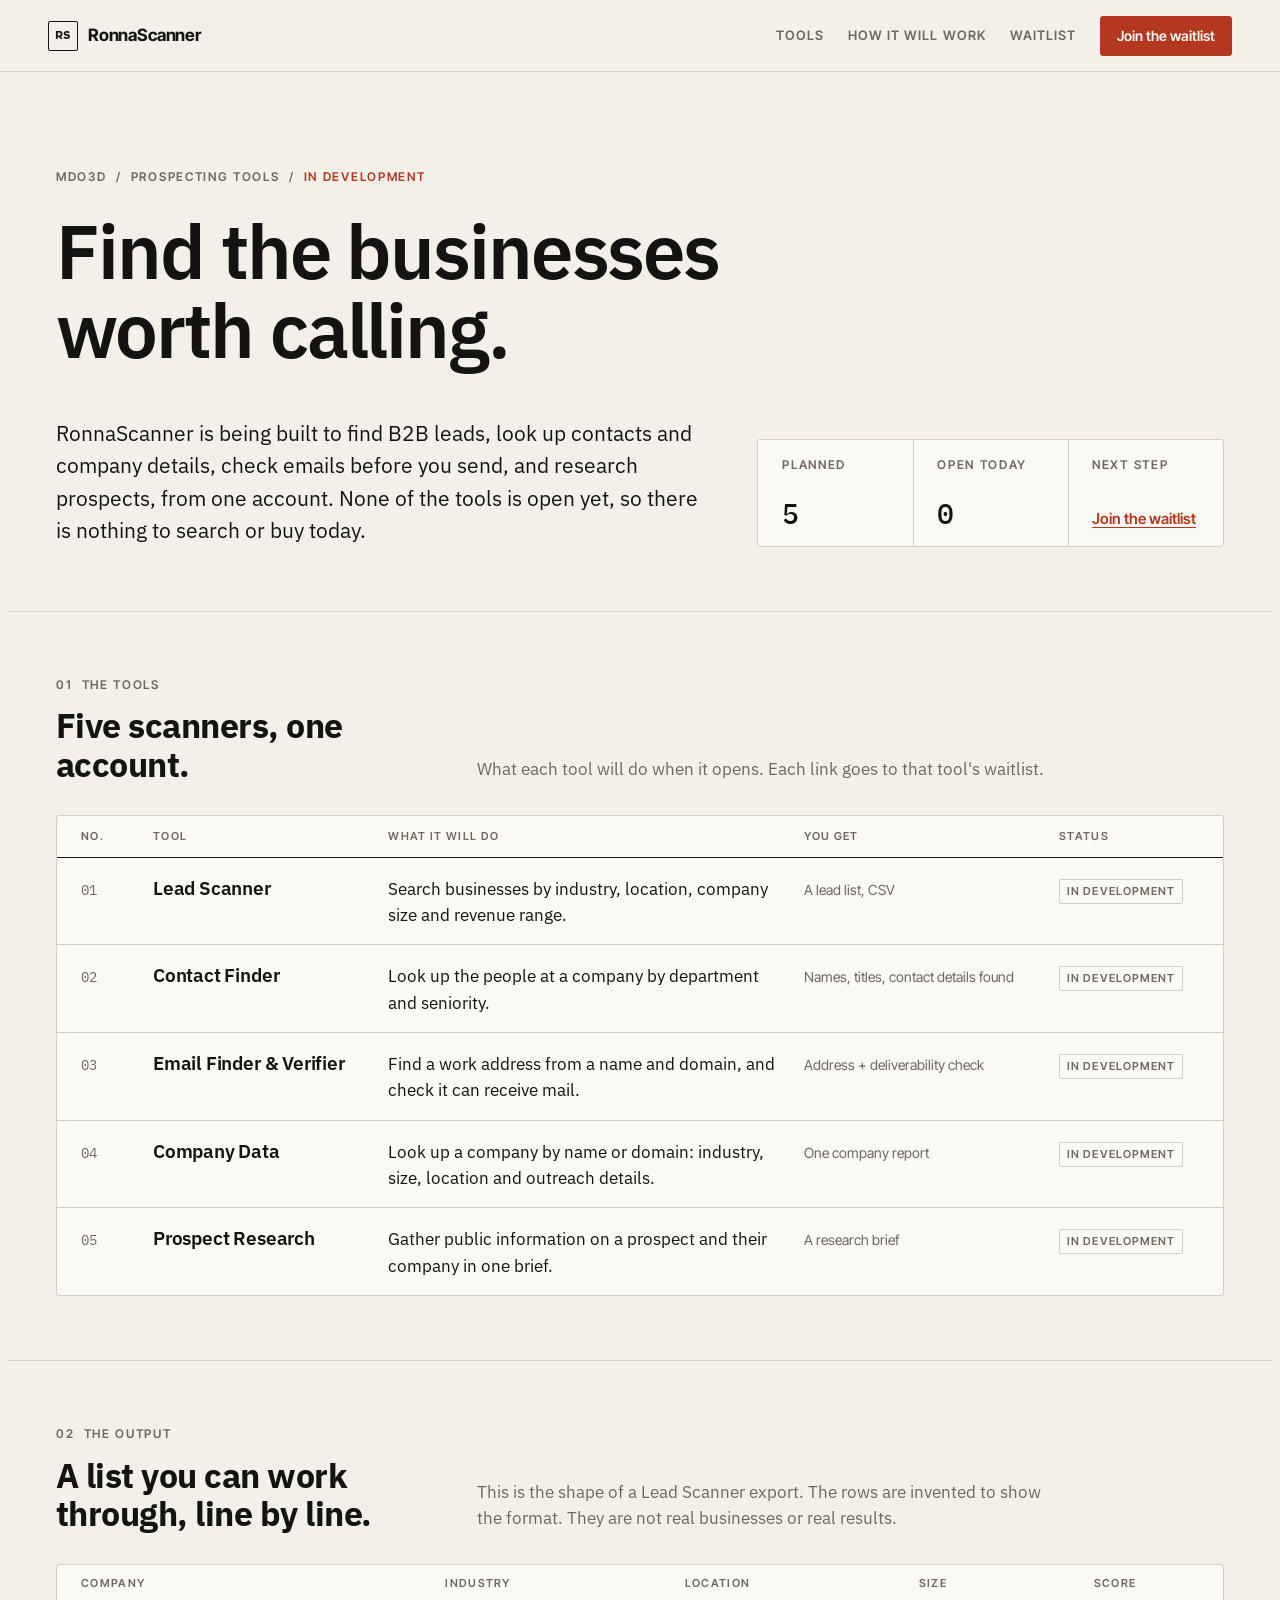
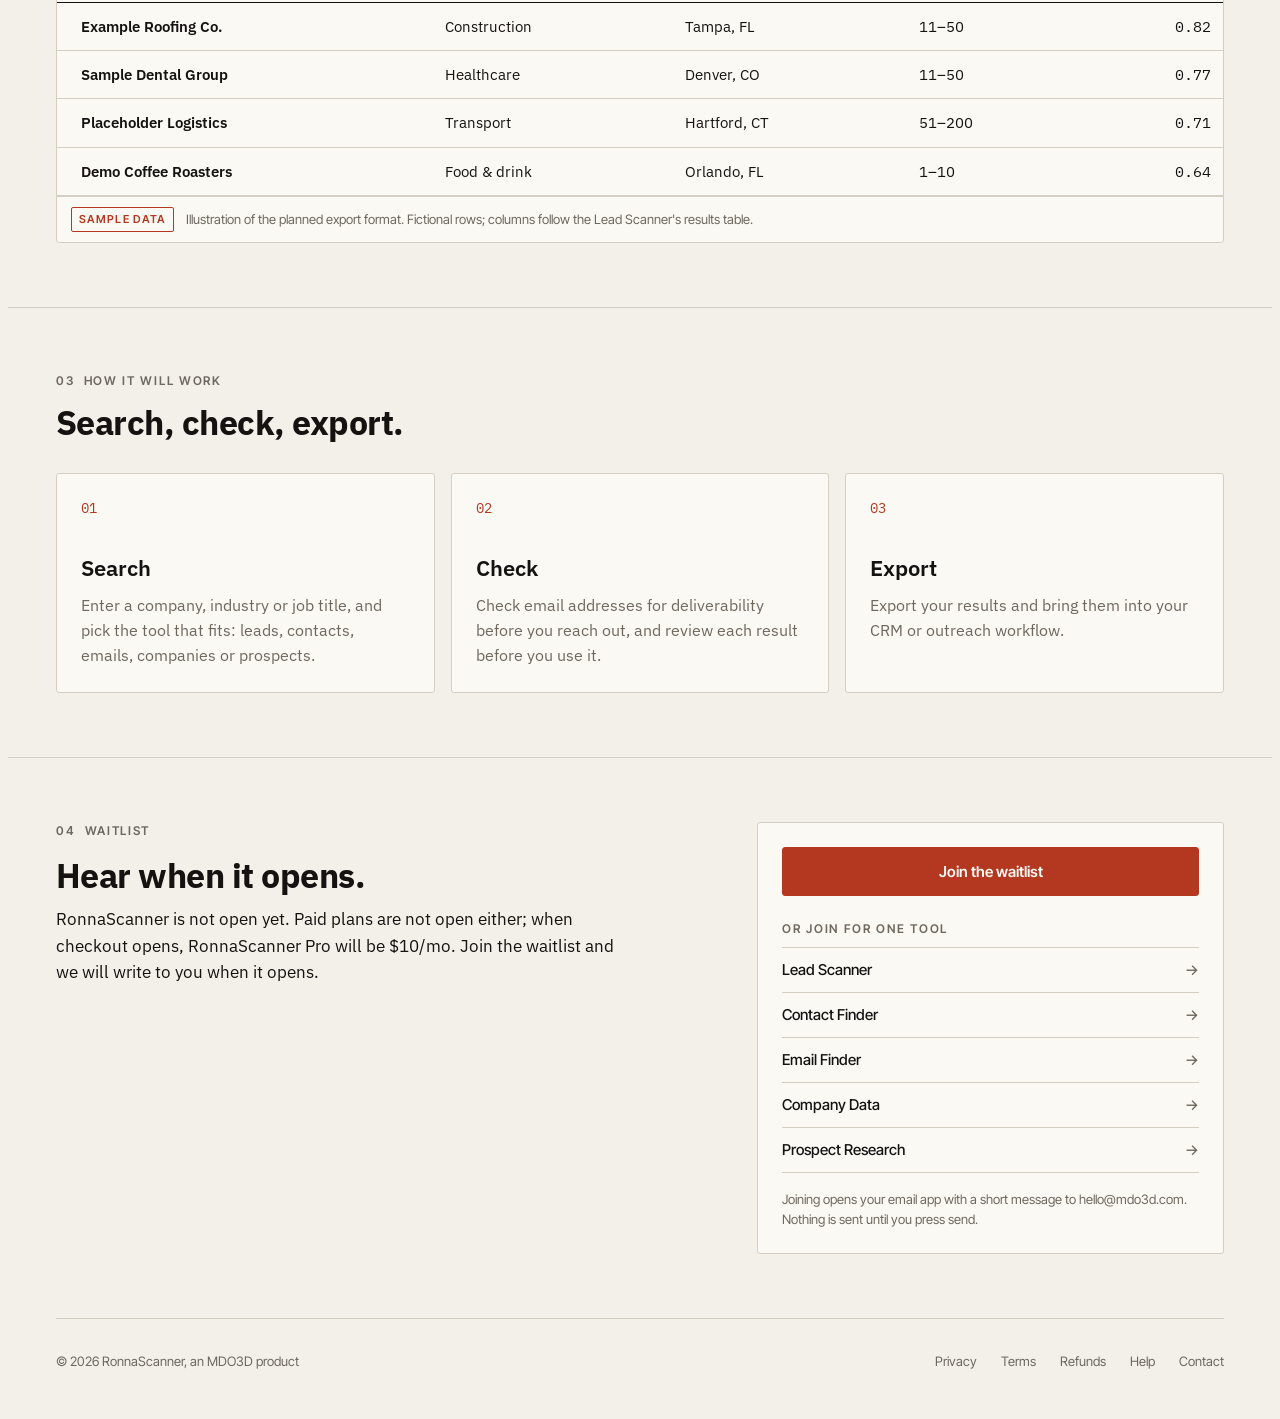
<file: index.html>
<!DOCTYPE html>
<html lang="en">
<head>
<meta charset="utf-8">
<!-- SEO:BEGIN -->
<title>RonnaScanner — B2B Lead Generation &amp; Prospecting</title>
<meta name="description" content="RonnaScanner is five B2B prospecting tools in development at MDO3D: leads, contacts, emails, companies and prospect research. None is open yet. Join the waitlist.">
<meta name="keywords" content="lead generation, B2B leads, contact finder, email finder, company database, sales prospecting">
<meta name="robots" content="index, follow">
<link rel="canonical" href="https://ronnascanner.com/">
<meta name="theme-color" content="#F3F0E9">
<meta property="og:type" content="website">
<meta property="og:site_name" content="RonnaScanner">
<meta property="og:title" content="RonnaScanner — B2B Lead Generation &amp; Prospecting">
<meta property="og:description" content="RonnaScanner is five B2B prospecting tools in development at MDO3D: leads, contacts, emails, companies and prospect research. None is open yet. Join the waitlist.">
<meta property="og:url" content="https://ronnascanner.com/">
<meta property="og:image" content="https://ronnascanner.com/og-image.png">
<meta property="og:image:type" content="image/png">
<meta property="og:image:width" content="1200">
<meta property="og:image:height" content="630">
<meta property="og:image:alt" content="RonnaScanner — B2B Lead Generation">
<meta property="og:locale" content="en_US">
<meta name="twitter:card" content="summary_large_image">
<meta name="twitter:title" content="RonnaScanner — B2B Lead Generation &amp; Prospecting">
<meta name="twitter:description" content="RonnaScanner is five B2B prospecting tools in development at MDO3D: leads, contacts, emails, companies and prospect research. None is open yet. Join the waitlist.">
<meta name="twitter:image" content="https://ronnascanner.com/og-image.png">
<meta name="twitter:image:alt" content="RonnaScanner — B2B Lead Generation">
<link rel="icon" href="/favicon.ico" sizes="32x32">
<link rel="icon" href="/favicon.svg" type="image/svg+xml">
<link rel="apple-touch-icon" href="/apple-touch-icon.png">
<link rel="manifest" href="/site.webmanifest">
<script type="application/ld+json">{"@context":"https://schema.org","@graph":[{"@type":"Organization","name":"RonnaScanner","url":"https://ronnascanner.com/","logo":"https://ronnascanner.com/icon-512.png","parentOrganization":{"@type":"Organization","name":"MDO3D","url":"https://mdo3d.com/"}},{"@type":"WebSite","name":"RonnaScanner","url":"https://ronnascanner.com/"}]}</script>
<!-- SEO:END -->
    <meta name="viewport" content="width=device-width, initial-scale=1.0">
    <meta name="author" content="RonnaScanner">
    <meta name="twitter:site" content="@ronnascanner">
    <link rel="preconnect" href="https://fonts.googleapis.com">
    <link rel="preconnect" href="https://fonts.gstatic.com" crossorigin>
    <link href="https://fonts.googleapis.com/css2?family=Inter+Tight:wght@500;600;700&amp;family=IBM+Plex+Sans:wght@400;500;600;700&amp;family=IBM+Plex+Mono:wght@400;500&amp;display=swap" rel="stylesheet">
    <link rel="stylesheet" href="/css/ronna-brand.css">
    <link rel="stylesheet" href="/css/ronna.css">
    <script src="/js/consent.js" defer></script>
</head>
<body class="rs ronna">
<a class="skip-link" href="#main-content">Skip to content</a>

<nav class="mdo-hdr rs-hdr" aria-label="Main">
    <a class="mark" href="/" aria-label="RonnaScanner home">
        <span class="rs-mark" aria-hidden="true">RS</span>
        <span>RonnaScanner</span>
    </a>
    <button class="nav-toggle" type="button" aria-label="Open menu" aria-expanded="false" aria-controls="nav-links">&#9776;</button>
    <div class="nav-links" id="nav-links">
        <a href="#tools">Tools</a>
        <a href="#how">How it will work</a>
        <a href="#waitlist">Waitlist</a>
        <a href="#waitlist" class="btn">Join the waitlist</a>
    </div>
</nav>

<main id="main-content">

    <section class="wrap rs-hero" aria-labelledby="hero-title">
        <p class="label">MDO3D &nbsp;/&nbsp; Prospecting tools &nbsp;/&nbsp; <span class="rs-status-word">In development</span></p>
        <h1 id="hero-title" class="display">Find the businesses worth&nbsp;calling.</h1>
        <div class="rs-hero-foot">
            <p class="lead">RonnaScanner is being built to find B2B leads, look up contacts and company details, check emails before you send, and research prospects, from one account. None of the tools is open yet, so there is nothing to search or buy today.</p>
            <dl class="rs-status box" aria-label="Status today">
                <div><dt class="label">Planned</dt><dd class="num">5</dd></div>
                <div><dt class="label">Open today</dt><dd class="num">0</dd></div>
                <div><dt class="label">Next step</dt><dd><a href="#waitlist">Join the waitlist</a></dd></div>
            </dl>
        </div>
    </section>

    <section class="wrap rs-section" id="tools" aria-labelledby="tools-title">
        <header class="rs-section-head">
            <p class="label">01 &nbsp;The tools</p>
            <h2 id="tools-title">Five scanners, one account.</h2>
            <p class="rs-section-note">What each tool will do when it opens. Each link goes to that tool's waitlist.</p>
        </header>
        <div class="rs-index box" role="table" aria-label="RonnaScanner tools">
            <div class="rs-row rs-row-head" role="row">
                <span role="columnheader">No.</span>
                <span role="columnheader">Tool</span>
                <span role="columnheader">What it will do</span>
                <span role="columnheader">You get</span>
                <span role="columnheader">Status</span>
            </div>
            <a class="rs-row" role="row" href="https://leads.ronnascanner.com/#waitlist">
                <span class="num" role="cell">01</span>
                <span class="rs-tool" role="cell">Lead Scanner</span>
                <span role="cell">Search businesses by industry, location, company size and revenue range.</span>
                <span role="cell" class="rs-out">A lead list, CSV</span>
                <span role="cell"><span class="tag">In development</span></span>
            </a>
            <a class="rs-row" role="row" href="https://contacts.ronnascanner.com/#waitlist">
                <span class="num" role="cell">02</span>
                <span class="rs-tool" role="cell">Contact Finder</span>
                <span role="cell">Look up the people at a company by department and seniority.</span>
                <span role="cell" class="rs-out">Names, titles, contact details found</span>
                <span role="cell"><span class="tag">In development</span></span>
            </a>
            <a class="rs-row" role="row" href="https://emails.ronnascanner.com/#waitlist">
                <span class="num" role="cell">03</span>
                <span class="rs-tool" role="cell">Email Finder &amp; Verifier</span>
                <span role="cell">Find a work address from a name and domain, and check it can receive mail.</span>
                <span role="cell" class="rs-out">Address + deliverability check</span>
                <span role="cell"><span class="tag">In development</span></span>
            </a>
            <a class="rs-row" role="row" href="https://companies.ronnascanner.com/#waitlist">
                <span class="num" role="cell">04</span>
                <span class="rs-tool" role="cell">Company Data</span>
                <span role="cell">Look up a company by name or domain: industry, size, location and outreach details.</span>
                <span role="cell" class="rs-out">One company report</span>
                <span role="cell"><span class="tag">In development</span></span>
            </a>
            <a class="rs-row" role="row" href="https://prospects.ronnascanner.com/#waitlist">
                <span class="num" role="cell">05</span>
                <span class="rs-tool" role="cell">Prospect Research</span>
                <span role="cell">Gather public information on a prospect and their company in one brief.</span>
                <span role="cell" class="rs-out">A research brief</span>
                <span role="cell"><span class="tag">In development</span></span>
            </a>
        </div>
    </section>

    <section class="wrap rs-section rs-split" aria-labelledby="sample-title">
        <header class="rs-section-head">
            <p class="label">02 &nbsp;The output</p>
            <h2 id="sample-title">A list you can work through, line by line.</h2>
            <p class="rs-section-note">This is the shape of a Lead Scanner export. The rows are invented to show the format. They are not real businesses or real results.</p>
        </header>
        <figure class="frame rs-sample">
            <div class="rs-sample-scroll">
                <table class="t">
                    <thead><tr><th>Company</th><th>Industry</th><th>Location</th><th>Size</th><th class="n">Score</th></tr></thead>
                    <tbody>
                        <tr><td>Example Roofing Co.</td><td>Construction</td><td>Tampa, FL</td><td>11–50</td><td class="n">0.82</td></tr>
                        <tr><td>Sample Dental Group</td><td>Healthcare</td><td>Denver, CO</td><td>11–50</td><td class="n">0.77</td></tr>
                        <tr><td>Placeholder Logistics</td><td>Transport</td><td>Hartford, CT</td><td>51–200</td><td class="n">0.71</td></tr>
                        <tr><td>Demo Coffee Roasters</td><td>Food &amp; drink</td><td>Orlando, FL</td><td>1–10</td><td class="n">0.64</td></tr>
                    </tbody>
                </table>
            </div>
            <figcaption><span class="tag rs-tag-sample">Sample data</span> Illustration of the planned export format. Fictional rows; columns follow the Lead Scanner's results table.</figcaption>
        </figure>
    </section>

    <section class="wrap rs-section" id="how" aria-labelledby="how-title">
        <header class="rs-section-head">
            <p class="label">03 &nbsp;How it will work</p>
            <h2 id="how-title">Search, check, export.</h2>
        </header>
        <ol class="rs-steps">
            <li class="box"><span class="num">01</span><h3>Search</h3><p>Enter a company, industry or job title, and pick the tool that fits: leads, contacts, emails, companies or prospects.</p></li>
            <li class="box"><span class="num">02</span><h3>Check</h3><p>Check email addresses for deliverability before you reach out, and review each result before you use it.</p></li>
            <li class="box"><span class="num">03</span><h3>Export</h3><p>Export your results and bring them into your CRM or outreach workflow.</p></li>
        </ol>
    </section>

    <section class="wrap rs-section rs-cta" id="waitlist" aria-labelledby="wait-title">
        <div class="rs-cta-copy">
            <p class="label">04 &nbsp;Waitlist</p>
            <h2 id="wait-title">Hear when it opens.</h2>
            <p>RonnaScanner is not open yet. Paid plans are not open either; when checkout opens, RonnaScanner Pro will be $10/mo. Join the waitlist and we will write to you when it opens.</p>
        </div>
        <div class="rs-cta-act box">
            <a href="https://leads.ronnascanner.com/#waitlist" class="btn">Join the waitlist</a>
            <p class="rs-cta-or label">Or join for one tool</p>
            <ul class="rs-cta-tools">
                <li><a href="https://leads.ronnascanner.com/#waitlist">Lead Scanner</a></li>
                <li><a href="https://contacts.ronnascanner.com/#waitlist">Contact Finder</a></li>
                <li><a href="https://emails.ronnascanner.com/#waitlist">Email Finder</a></li>
                <li><a href="https://companies.ronnascanner.com/#waitlist">Company Data</a></li>
                <li><a href="https://prospects.ronnascanner.com/#waitlist">Prospect Research</a></li>
            </ul>
            <p class="rs-cta-note">Joining opens your email app with a short message to hello@mdo3d.com. Nothing is sent until you press send.</p>
        </div>
    </section>

</main>

<footer class="wrap">
    <div class="mdo-ftr">
        <span>&copy; 2026 RonnaScanner, an <a href="https://mdo3d.com">MDO3D</a> product</span>
        <span class="rs-legal"><a href="/privacy">Privacy</a><a href="/terms">Terms</a><a href="/refund">Refunds</a><a href="/help">Help</a><a href="/contact">Contact</a></span>
    </div>
</footer>
<script src="/js/site.js" defer></script>
</body>
</html>
</file>
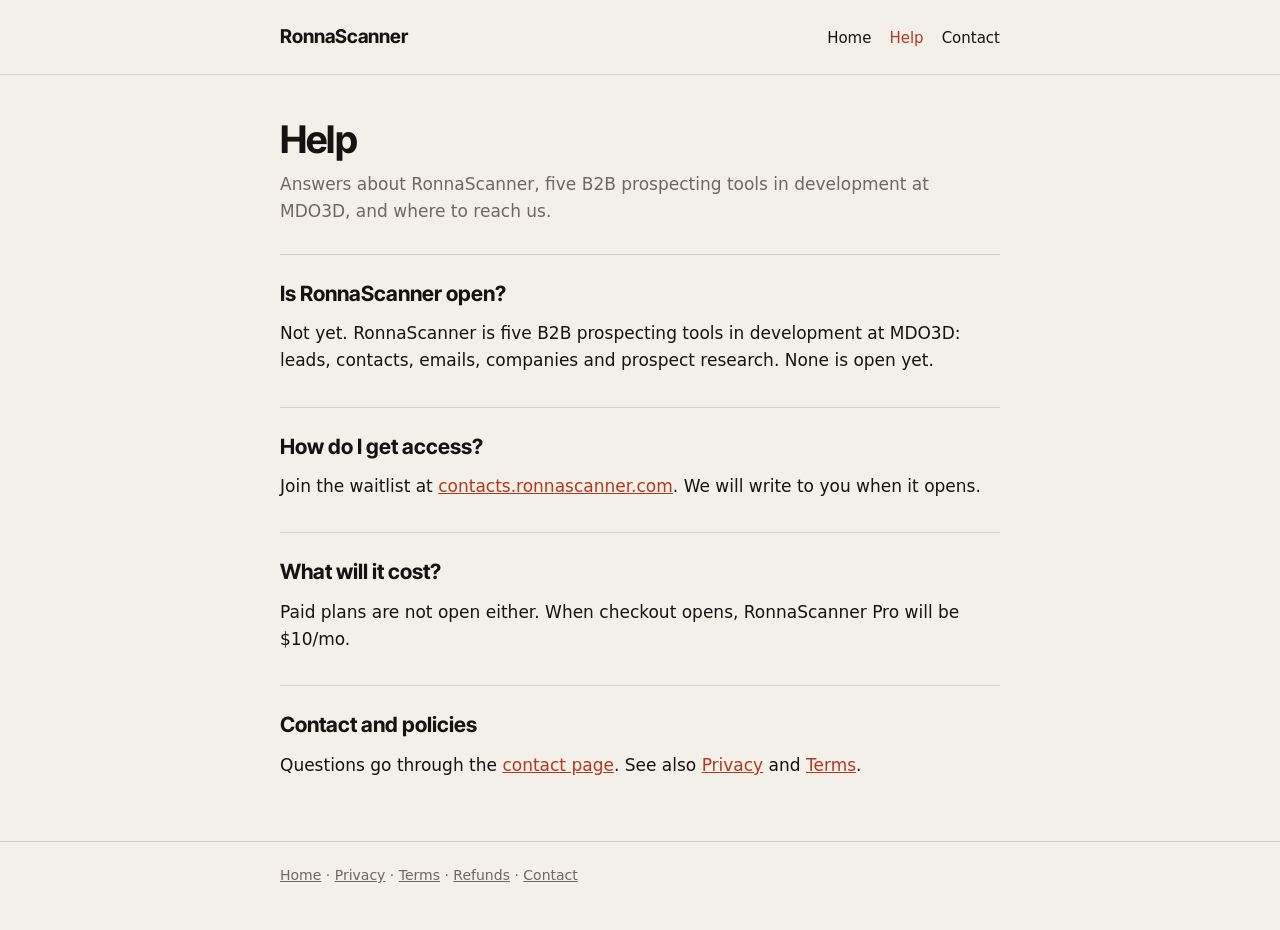
<file: help.html>
<!DOCTYPE html>
<html lang="en">
<head>
<meta charset="utf-8">
<meta name="viewport" content="width=device-width, initial-scale=1">
<title>Help — RonnaScanner</title>
<meta name="description" content="Answers about RonnaScanner, five B2B prospecting tools in development at MDO3D, and where to reach us.">
<meta name="robots" content="index, follow">
<link rel="canonical" href="https://ronnascanner.com/help">
<link rel="icon" href="/favicon.svg" type="image/svg+xml">
<link href="https://fonts.googleapis.com/css2?family=Inter+Tight:wght@500;600;700&family=IBM+Plex+Mono:wght@400;500&display=swap" rel="stylesheet">
<style>
:root{--bg:#F3F0E9;--fg:#141311;--mute:#6E685F;--rule:#D5CFC3;--accent:#B4381F}
*{box-sizing:border-box;margin:0;padding:0}
html{background:var(--bg)}
body{background:var(--bg);color:var(--fg);font-family:system-ui,-apple-system,"Segoe UI",Roboto,sans-serif;font-size:17px;line-height:1.6}
a{color:var(--accent)}
:focus-visible{outline:2px solid var(--accent);outline-offset:2px}
.wrap{max-width:760px;margin:0 auto;padding:0 20px}
header{border-bottom:1px solid var(--rule);padding:22px 0}
header .wrap{display:flex;align-items:center;justify-content:space-between;gap:16px;flex-wrap:wrap}
header nav a{margin-left:18px;font-size:15px;color:var(--fg);text-decoration:none}
header nav a:hover,header nav a[aria-current]{color:var(--accent)}
header a.brand{font-family:"Inter Tight",system-ui,-apple-system,sans-serif;font-weight:700;font-size:19px;color:var(--fg);text-decoration:none}
h1{font-family:"Inter Tight",system-ui,-apple-system,sans-serif;font-size:38px;line-height:1.1;margin:44px 0 10px;letter-spacing:-.02em}
.lead{color:var(--mute);margin-bottom:28px}
section{border-top:1px solid var(--rule);padding:22px 0}
h2{font-family:"Inter Tight",system-ui,-apple-system,sans-serif;font-size:21px;margin-bottom:10px}
p,ul{margin-bottom:10px}
ul{padding-left:1.2em}
li{margin-bottom:4px}
footer{border-top:1px solid var(--rule);margin-top:30px;padding:22px 0 44px;color:var(--mute);font-size:14px}
footer a{color:var(--mute)}
@media (max-width:640px){h1{font-size:30px}}
</style>
</head>
<body>
<header><div class="wrap"><a class="brand" href="/">RonnaScanner</a><nav aria-label="Main"><a href="/">Home</a><a href="/help" aria-current="page">Help</a><a href="/contact">Contact</a></nav></div></header>
<main class="wrap" id="main">
<h1>Help</h1>
<p class="lead">Answers about RonnaScanner, five B2B prospecting tools in development at MDO3D, and where to reach us.</p>
<section><h2>Is RonnaScanner open?</h2><p>Not yet. RonnaScanner is five B2B prospecting tools in development at MDO3D: leads, contacts, emails, companies and prospect research. None is open yet.</p></section><section><h2>How do I get access?</h2><p>Join the waitlist at <a href="https://contacts.ronnascanner.com/#waitlist">contacts.ronnascanner.com</a>. We will write to you when it opens.</p></section><section><h2>What will it cost?</h2><p>Paid plans are not open either. When checkout opens, RonnaScanner Pro will be $10/mo.</p></section><section><h2>Contact and policies</h2><p>Questions go through the <a href="/contact">contact page</a>. See also <a href="/privacy">Privacy</a> and <a href="/terms">Terms</a>.</p></section>
</main>
<footer><div class="wrap"><a href="/">Home</a> · <a href="/privacy">Privacy</a> · <a href="/terms">Terms</a> · <a href="/refund">Refunds</a> · <a href="/contact">Contact</a></div></footer>
</body>
</html>
</file>
<file: css/ronna-brand.css>
/* Ronna identity (2026-10-16). Ronna keeps its own identity, separate from the MDO family tokens
   (Principal review 10-16: "i dont think it needs to be continuous with ronna scanner").
   Values unchanged from the brand pass: paper, ink, one red accent, IBM Plex. Body class: "rs ronna".
   Rules: radius <= 4px, no pills, no one-sided accent borders, no emoji icons, hairline rules. */

:root{
  --ui:"Inter Tight",system-ui,-apple-system,sans-serif;
  --mono:"IBM Plex Mono",ui-monospace,SFMono-Regular,monospace;
  --r-sm:2px; --r-md:3px; --r-lg:4px;
  --maxw:1264px; --gutter:48px; --hdr-h:72px;
  --s1:4px;--s2:8px;--s3:12px;--s4:16px;--s5:24px;--s6:32px;--s7:48px;--s8:64px;--s9:96px;
  --t-label:12px;--t-small:14px;--t-body:17px;--t-lead:21px;--t-h3:22px;--t-h2:34px;--t-h1:56px;--t-display:76px;
  --ease:cubic-bezier(.2,.7,.2,1);
}
@media (max-width:720px){ :root{ --gutter:16px; --t-h2:26px; --t-h1:38px; --t-display:46px; --t-lead:19px; } }

.ronna    { --bg:#F3F0E9; --fg:#141311; --mute:#6E685F; --rule:#D5CFC3; --surface:#FBF9F4; --accent:#B4381F; --on-accent:#FBF9F4; --ok:#2F6B3E; --warn:#9A6A12; --display:"IBM Plex Sans","Inter Tight",sans-serif; --body:"IBM Plex Sans",system-ui,sans-serif; }
.ronna.dark{ --bg:#111111; --fg:#ECE8E1; --mute:#8D877E; --rule:#2B2A28; --surface:#181816; --accent:#D9483B; --on-accent:#111111; --ok:#5FA36F; --warn:#D4A23A; }

/* base */
.rs{background:var(--bg);color:var(--fg);font-family:var(--body);font-size:var(--t-body);line-height:1.55;-webkit-font-smoothing:antialiased}
.rs .wrap{max-width:var(--maxw);margin:0 auto;padding:0 var(--gutter)}
.rs .label{font-family:var(--ui);font-size:var(--t-label);font-weight:600;letter-spacing:.14em;text-transform:uppercase;color:var(--mute)}
.rs .display{font-family:var(--display);font-size:var(--t-display);line-height:1.04;letter-spacing:-.025em;font-weight:600}
.rs h1{font-family:var(--display);font-size:var(--t-h1);line-height:1.08;letter-spacing:-.02em}
.rs h2{font-family:var(--display);font-size:var(--t-h2);line-height:1.12;letter-spacing:-.015em}
.rs .lead{font-size:var(--t-lead);color:var(--fg);max-width:36em}
.rs .num{font-family:var(--mono);font-variant-numeric:tabular-nums}
.rs :focus-visible{outline:2px solid var(--accent);outline-offset:2px}

/* header / footer: identical structure on every MDO site */
.mdo-hdr{display:flex;align-items:center;justify-content:space-between;min-height:var(--hdr-h);border-bottom:1px solid var(--rule);gap:var(--s5)}
.mdo-hdr .mark{display:flex;align-items:center;gap:10px;font-family:var(--ui);font-weight:700;font-size:17px;letter-spacing:-.01em}
.mdo-hdr nav{display:flex;gap:var(--s5);font-family:var(--ui);font-size:13px;font-weight:600;letter-spacing:.08em;text-transform:uppercase}
.mdo-hdr nav a[aria-current]{color:var(--accent)}
.mdo-ftr{display:flex;flex-wrap:wrap;justify-content:space-between;gap:var(--s4);padding:var(--s6) 0 var(--s7);border-top:1px solid var(--rule);font-family:var(--ui);font-size:13px;color:var(--mute)}
.mdo-ftr a{color:var(--mute)} .mdo-ftr a:hover{color:var(--fg)}

/* components */
.btn{display:inline-flex;align-items:center;justify-content:center;min-height:44px;font-family:var(--ui);font-weight:600;font-size:15px;padding:12px 22px;border-radius:var(--r-md);background:var(--accent);color:var(--on-accent);border:1px solid var(--accent);cursor:pointer;text-decoration:none;transition:background var(--ease) .18s}
.btn:hover{filter:brightness(1.06)}
.btn.ghost{background:transparent;color:var(--fg);border-color:var(--rule)}
.btn:disabled,.btn[aria-disabled=true]{opacity:.45;cursor:not-allowed}
.box{border:1px solid var(--rule);border-radius:var(--r-md);background:var(--surface)}
.tag{display:inline-block;font-family:var(--ui);font-size:11px;font-weight:600;letter-spacing:.1em;text-transform:uppercase;padding:3px 7px;border:1px solid var(--rule);border-radius:var(--r-sm);color:var(--mute)}
.field{display:flex;flex-direction:column;gap:6px}
.field label{font-family:var(--ui);font-size:var(--t-label);font-weight:600;letter-spacing:.12em;text-transform:uppercase;color:var(--mute)}
.field input,.field select,.field textarea{font:inherit;font-size:16px;min-height:44px;padding:10px 12px;background:var(--bg);color:var(--fg);border:1px solid var(--rule);border-radius:var(--r-md)}
.field input:focus,.field select:focus,.field textarea:focus{border-color:var(--fg);outline:none}
table.t{width:100%;border-collapse:collapse;font-size:15px}
table.t th{font-family:var(--ui);font-size:11px;font-weight:600;letter-spacing:.12em;text-transform:uppercase;color:var(--mute);text-align:left;padding:10px 12px;border-bottom:1px solid var(--fg)}
table.t td{padding:12px;border-bottom:1px solid var(--rule);vertical-align:top}
table.t td.n{text-align:right;font-family:var(--mono)}
figure.frame{border:1px solid var(--rule);border-radius:var(--r-md);overflow:hidden;background:var(--surface)}
figure.frame figcaption{font-family:var(--ui);font-size:13px;color:var(--mute);padding:10px 14px;border-top:1px solid var(--rule)}

/* states */
.state{border:1px dashed var(--rule);border-radius:var(--r-md);padding:var(--s6);text-align:center;color:var(--mute)}
.state h3{color:var(--fg);font-family:var(--display);font-size:var(--t-h3);margin-bottom:var(--s2)}
.skel{background:linear-gradient(var(--rule),var(--rule));opacity:.5;border-radius:var(--r-sm);height:14px}
.notice{border:1px solid var(--rule);border-radius:var(--r-md);padding:12px 16px;font-family:var(--ui);font-size:14px}
.notice.err{border-color:var(--accent);color:var(--fg)}
@media (prefers-reduced-motion:reduce){*{transition:none!important;animation:none!important}}
</file>
<file: css/ronna.css>
/* ronnascanner.com: MDO "data" family, sub-brand Ronna (brand v1, 2026-10-16).
   Tokens in /css/ronna-brand.css (Ronna's own tokens). Radius <= 4px, no pills, no gradients, no emoji. */
*,*::before,*::after{box-sizing:border-box;margin:0;padding:0}
html{scroll-behavior:smooth}
body{min-height:100vh}
a{color:inherit}
.skip-link{position:absolute;left:-9999px;top:8px;z-index:1000;background:var(--fg);color:var(--bg);padding:10px 14px;border-radius:var(--r-md);font-family:var(--ui);font-weight:600;text-decoration:none}
.skip-link:focus{left:16px}

/* header */
.rs-hdr{position:sticky;top:0;z-index:50;background:var(--bg);padding:0 var(--gutter)}
.rs-hdr .mark{text-decoration:none;min-height:44px}
.rs-mark{display:inline-grid;place-items:center;width:30px;height:30px;border:1px solid var(--fg);border-radius:var(--r-sm);font-family:var(--display);font-weight:700;font-size:12px;letter-spacing:.02em}
.rs-hdr .nav-links{display:flex;align-items:center;gap:var(--s5);font-family:var(--ui);font-size:13px;font-weight:600;letter-spacing:.08em;text-transform:uppercase}
.rs-hdr .nav-links a{text-decoration:none;color:var(--mute)}
.rs-hdr .nav-links a:hover{color:var(--fg)}
.rs-hdr .nav-links a.btn{color:var(--on-accent);text-transform:none;letter-spacing:0;font-size:14px;min-height:40px;padding:0 16px}
.nav-toggle{display:none;width:44px;height:44px;border:1px solid var(--rule);border-radius:var(--r-md);background:transparent;color:var(--fg);font-size:18px;cursor:pointer}

/* hero */
.rs .rs-hero{padding-top:var(--s9);padding-bottom:var(--s8);border-bottom:1px solid var(--rule)}
.rs-hero .label{margin-bottom:var(--s5)}
.rs-status-word{color:var(--accent)}
.rs-hero .display{max-width:13em;margin-bottom:var(--s7)}
.rs-hero-foot{display:grid;grid-template-columns:minmax(0,7fr) minmax(0,5fr);gap:var(--s7);align-items:end}
.rs-hero .lead{color:var(--fg)}
.rs-status{display:grid;grid-template-columns:repeat(3,1fr)}
.rs-status>div{padding:var(--s4) var(--s5)}
.rs-status>div+div{box-shadow:inset 1px 0 0 var(--rule)}
.rs-status dt{margin-bottom:var(--s2)}
.rs-status dd{font-family:var(--display);font-size:28px;font-weight:600;line-height:1.1}
.rs-status dd.num{font-family:var(--mono);font-weight:500}
.rs-status dd a{font-size:15px;white-space:nowrap;font-family:var(--ui);color:var(--accent);text-underline-offset:3px}

/* sections */
.rs .rs-section{padding-top:var(--s8);padding-bottom:var(--s8);border-bottom:1px solid var(--rule)}
.rs-section-head{display:grid;grid-template-columns:minmax(0,4fr) minmax(0,8fr);column-gap:var(--s7);row-gap:var(--s3);margin-bottom:var(--s6);align-items:end}
.rs-section-head .label{grid-column:1/-1}
.rs-section-head h2{grid-column:1}
.rs-section-note{grid-column:2;color:var(--mute);max-width:34em}

/* tool index */
.rs-index{background:var(--surface);overflow:hidden}
.rs-row{display:grid;grid-template-columns:56px minmax(0,2.2fr) minmax(0,4fr) minmax(0,2.4fr) 140px;gap:var(--s4);align-items:baseline;padding:var(--s4) var(--s5);border-top:1px solid var(--rule);text-decoration:none;color:var(--fg);transition:background .15s var(--ease)}
.rs-row-head{border-top:0;border-bottom:1px solid var(--fg);font-family:var(--ui);font-size:11px;font-weight:600;letter-spacing:.12em;text-transform:uppercase;color:var(--mute);padding-top:var(--s3);padding-bottom:var(--s3)}
.rs-row-head+.rs-row{border-top:0}
a.rs-row:hover{background:var(--bg)}
a.rs-row:hover .rs-tool{color:var(--accent)}
.rs-row .num{color:var(--mute);font-size:14px}
.rs-tool{font-family:var(--display);font-weight:600;font-size:19px;letter-spacing:-.01em}
.rs-out{font-family:var(--ui);font-size:14px;color:var(--mute)}

/* sample figure */
.rs-sample-scroll{overflow-x:auto}
.rs-sample table.t{min-width:560px}
.rs-sample table.t th{padding-left:var(--s5)}
.rs-sample table.t td{padding-left:var(--s5)}
.rs-sample table.t td:first-child{font-weight:600}
.rs-sample figcaption{display:flex;gap:var(--s3);align-items:center;flex-wrap:wrap}
.rs-tag-sample{color:var(--accent);border-color:var(--accent)}

/* steps */
.rs-steps{list-style:none;display:grid;grid-template-columns:repeat(3,1fr);gap:var(--s4)}
.rs-steps li{padding:var(--s5);background:var(--surface)}
.rs-steps .num{display:block;color:var(--accent);font-size:14px;margin-bottom:var(--s6)}
.rs-steps h3{font-family:var(--display);font-size:var(--t-h3);font-weight:600;margin-bottom:var(--s2)}
.rs-steps p{color:var(--mute);font-size:16px}

/* cta */
.rs-cta{display:grid;grid-template-columns:minmax(0,7fr) minmax(0,5fr);gap:var(--s7);align-items:start;border-bottom:0}
.rs-cta-copy h2{margin:var(--s4) 0 var(--s3)}
.rs-cta-copy p:not(.label){max-width:34em}
.rs-cta-act{padding:var(--s5);background:var(--surface)}
.rs-cta-act .btn{width:100%}
.rs-cta-or{margin:var(--s5) 0 var(--s2)}
.rs-cta-tools{list-style:none;border-top:1px solid var(--rule)}
.rs-cta-tools li{border-bottom:1px solid var(--rule)}
.rs-cta-tools a{display:flex;align-items:center;justify-content:space-between;min-height:44px;text-decoration:none;font-family:var(--ui);font-size:15px;font-weight:500}
.rs-cta-tools a::after{content:"\2192";color:var(--mute)}
.rs-cta-tools a:hover{color:var(--accent)}
.rs-cta-note{margin-top:var(--s4);font-family:var(--ui);font-size:13px;color:var(--mute)}

/* footer */
footer.wrap .mdo-ftr{padding-bottom:var(--s7)}
.rs-legal{display:flex;gap:var(--s5)}
.mdo-ftr a{text-decoration:none}
.mdo-ftr a:hover{text-decoration:underline;text-underline-offset:3px}

/* mobile */
@media (max-width:900px){
  .rs-row{grid-template-columns:40px minmax(0,1fr);row-gap:6px}
  .rs-row>span:nth-child(n+3){grid-column:2}
  .rs-row-head{display:none}
  .rs-index .rs-row:nth-child(2){border-top:0}
  .rs-hero-foot,.rs-cta,.rs-section-head{grid-template-columns:1fr}
  .rs-section-note,.rs-section-head h2{grid-column:1}
  .rs-steps{grid-template-columns:1fr}
  .rs-steps .num{margin-bottom:var(--s3)}
}
@media (max-width:720px){
  .nav-toggle{display:inline-grid;place-items:center}
  .rs-hdr{flex-wrap:wrap}
  .rs-hdr .nav-links{display:none;width:100%;flex-direction:column;align-items:stretch;gap:0;padding-bottom:var(--s4)}
  .rs-hdr.nav-open .nav-links{display:flex}
  .rs-hdr .nav-links a{min-height:48px;display:flex;align-items:center;border-top:1px solid var(--rule)}
  .rs-hdr .nav-links a.btn{justify-content:center;margin-top:var(--s3);border-top:0}
  .rs .rs-hero{padding-top:var(--s7);padding-bottom:var(--s7)}
  .rs-hero .display{margin-bottom:var(--s5)}
  .rs .rs-section{padding-top:var(--s7);padding-bottom:var(--s7)}
  .rs-status>div{padding:var(--s3)}
  .rs-status dd{font-size:22px}
  .rs-legal a{padding:12px 0;margin:-12px 0}
}
.rs .rs-cta{border-bottom:0}
</file>
